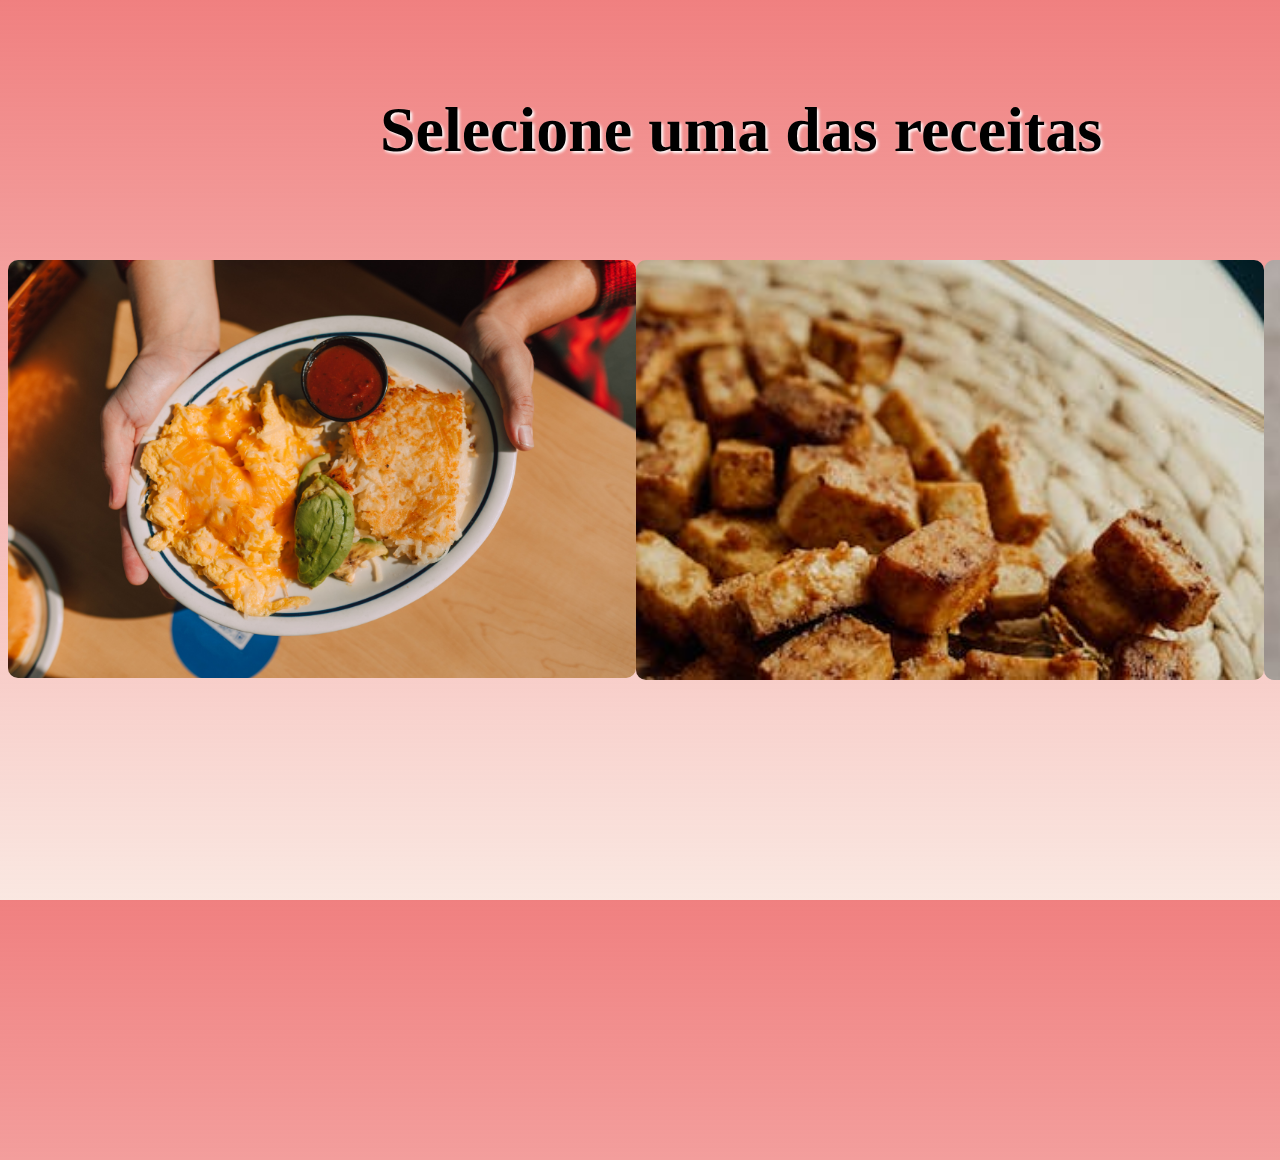
<file: index.html>
<!DOCTYPE html>
<html lang="pt-br">
<head>
    <meta charset="UTF-8">
    <meta name="viewport" content="width=device-width, initial-scale=1.0">
    <title>Receitas simples para sua dieta</title>
    <link rel="stylesheet" href="style.css">
</head>
<body>
    <header>
        <h1>Selecione uma das receitas</h1>
    </header>
    <main>
        <div class="Omelete">

            <abbr title="Omelete simples">
                <a href="Omelete Simples/receita-omelete.html">
                <img src="imagens-receitas/omelete.jpg" alt="receita-omelete">
            </abbr>
            </a>
        </div>
        <div class="frango">

            <abbr title="Frango grelhado">
                <a href="Frango/receita-frango.html">
                <img src="imagens-receitas/frango.jpg" alt="receita-frango">
            </a>
        </abbr>
    </div>

        <div class="mingau">

            <abbr title="Mingau de aveia">
                <a href="Mingau/receita-mingau.html">
                <img src="imagens-receitas/mingau-aveia.jpg" alt="receita-mingau">
            </a>
        </abbr>

    </div>

</main>
</body>
</html>
</file>
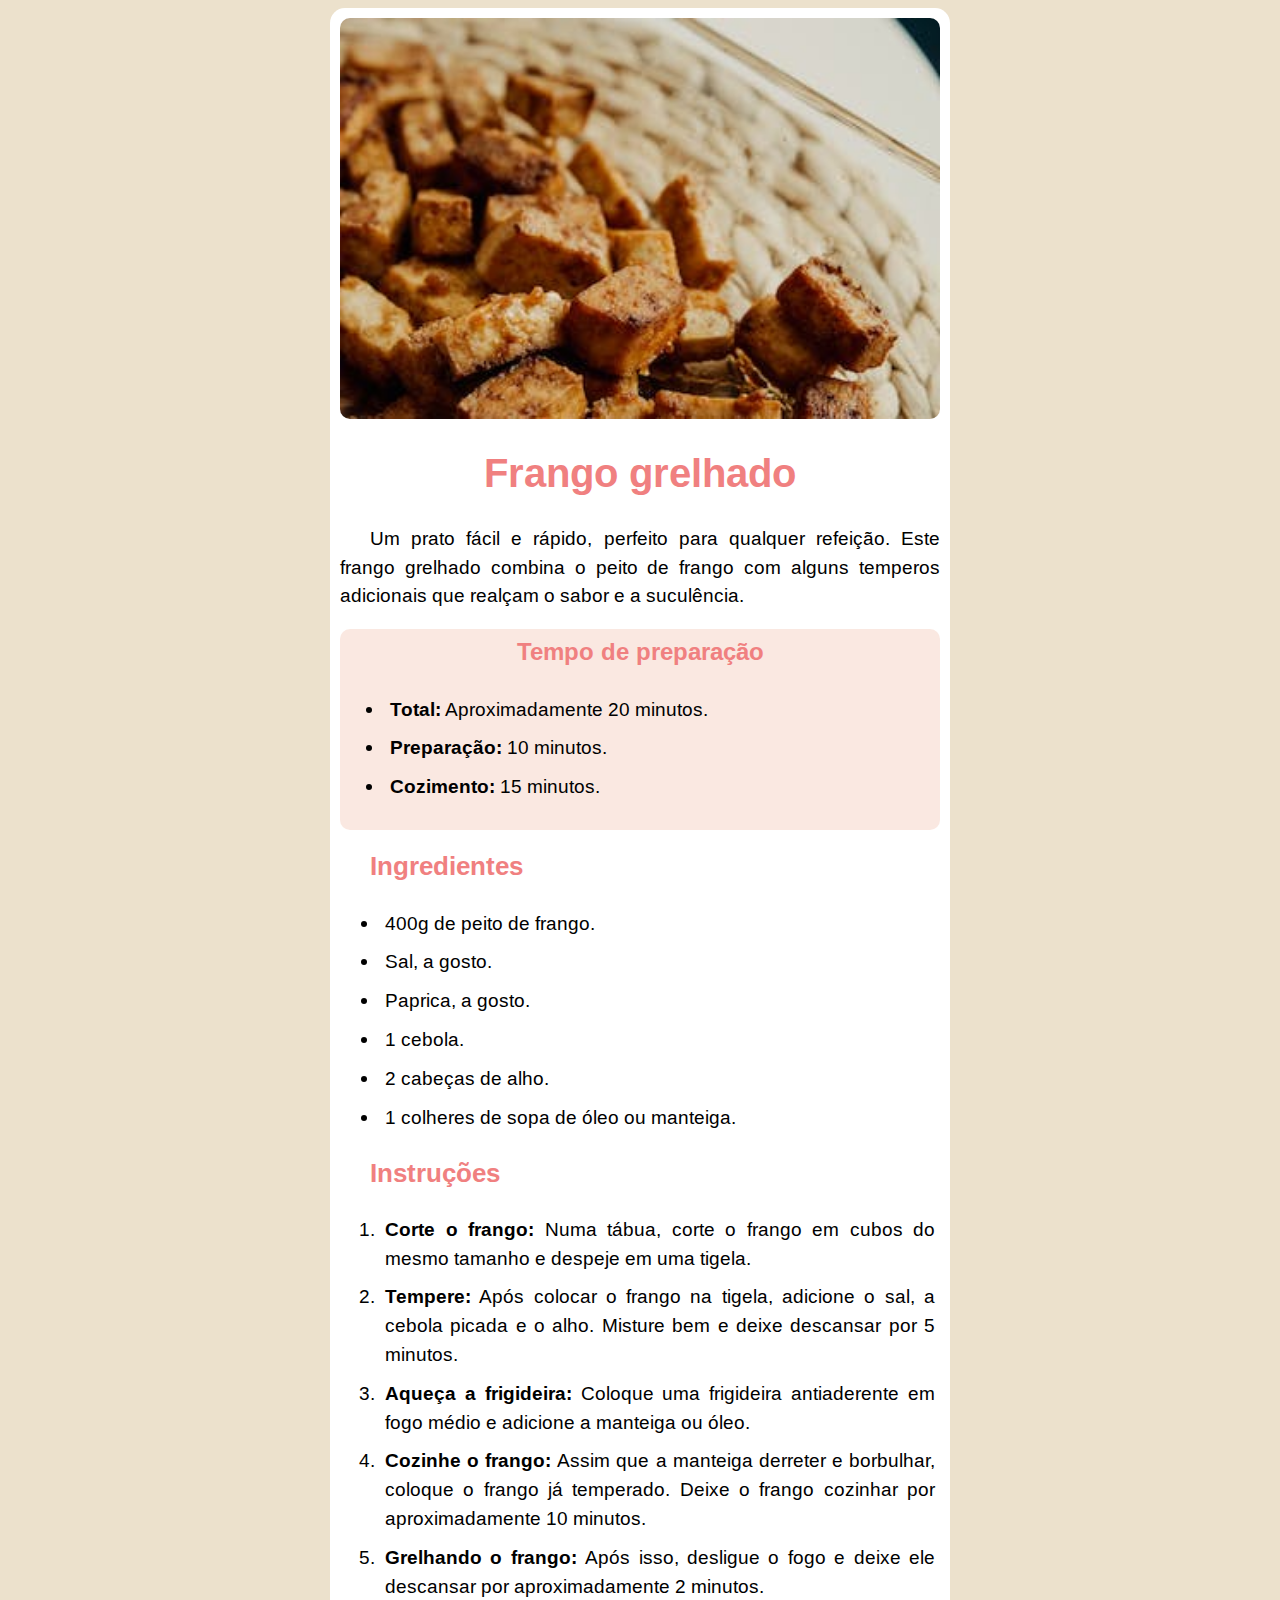
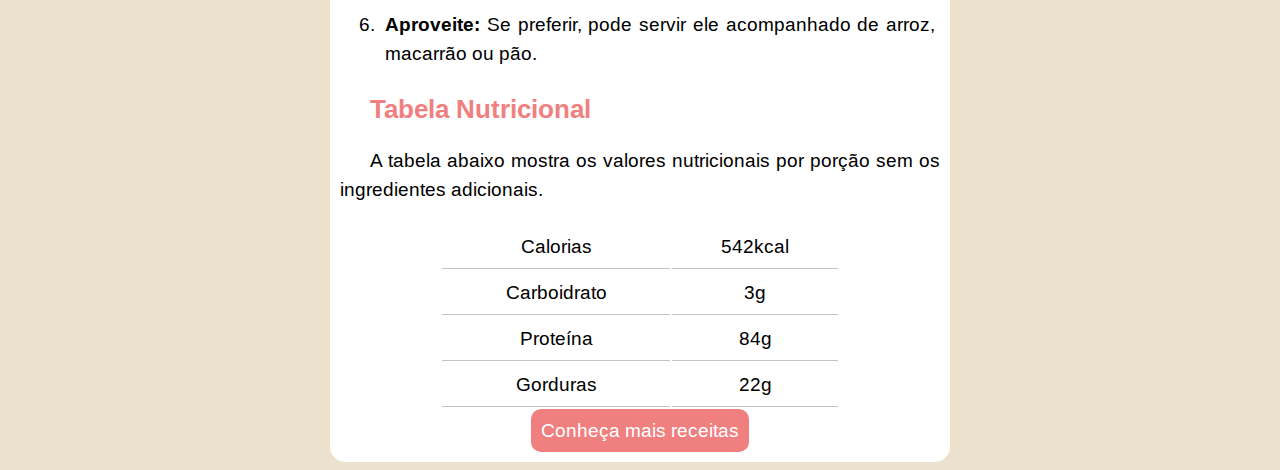
<file: Frango/receita-frango.html>
<!DOCTYPE html>
<html lang="pt-br">
<head>
    <meta charset="UTF-8">
    <meta name="viewport" content="width=device-width, initial-scale=1.0">
    <title>Frango Simples</title>
    <!--Fontes-->
    <link rel="preconnect" href="https://fonts.googleapis.com">
    <link rel="preconnect" href="https://fonts.gstatic.com" crossorigin>
    <link href="https://fonts.googleapis.com/css2?family=Arimo:wght@500&display=swap" rel="stylesheet">

    <!--arquivo de estilo-->
    <link rel="stylesheet" href="style.css">
</head>
<body>
    <div class="conteudo">
        <div>
            <img src="imagens/frango.jpg" alt="imagem-receita">
        </div>

    
        <h1>Frango grelhado</h1>

    <p>Um prato fácil e rápido, perfeito para qualquer refeição. Este frango grelhado combina o peito de frango com alguns temperos adicionais que realçam o sabor e a suculência. </p>
    

    <div class="tempo-preparo">
        <h3>Tempo de preparação</h3>
    <ul>
        <li><strong>Total:</strong> Aproximadamente 20 minutos.</li>
        <li><strong>Preparação:</strong> 10 minutos.</li>
        <li><strong>Cozimento:</strong> 15 minutos.</li>
    </ul>
    </div>

   
    
    <h2>Ingredientes</h2>
    <ul>
        <li> 400g de peito de frango.</li>
        <li>Sal, a gosto.</li>
        <li>Paprica, a gosto.</li>
        <li> 1 cebola.</li>
        <li>2 cabeças de alho.</li>
        <li>1 colheres de sopa de óleo ou manteiga.</li>
        
    </ul>
    <h2>Instruções</h2>

    <ol>
        <li><strong>Corte o frango: </strong>Numa tábua, corte o frango em cubos do mesmo tamanho e despeje em uma tigela.</li>
        <li><strong>Tempere:</strong> Após colocar o frango na tigela, adicione o sal, a cebola picada e o alho. Misture bem e deixe descansar por 5 minutos.</li>
        <li><strong>Aqueça a frigideira:</strong> Coloque uma frigideira antiaderente em fogo médio e adicione a manteiga ou óleo. </li>
        <li><strong>Cozinhe o frango: </strong>Assim que a manteiga derreter e borbulhar, coloque o frango já temperado. Deixe o frango cozinhar por aproximadamente 10 minutos. </li>
        <li><strong>Grelhando o frango: </strong>Após isso, desligue o fogo e deixe ele descansar por aproximadamente 2 minutos. </li>
        <li><strong>Aproveite: </strong>Se preferir, pode servir ele acompanhado de arroz, macarrão ou pão.</li>
    </ol>
    <h2>Tabela Nutricional</h2>
    <p>A tabela abaixo mostra os valores nutricionais por porção sem os ingredientes adicionais. </p>

    <table>
        <tr>
            <td>
                Calorias
            </td>
            <td>
                542kcal
            </td>
        </tr>
        <tr>
            <td>
                Carboidrato
            </td>
            <td>
                3g
            </td>
        </tr>
        <tr>
            <td>
                Proteína
            </td>
            <td>
                84g
            </td>
        </tr>
        <tr>
            <td>
                Gorduras
            </td>
            <td>
                22g
            </td>
        </tr>
    </table>
    <a href="../index.html"><button>Conheça mais receitas</button></a>
    

    </div>

</body>
</html>
</file>
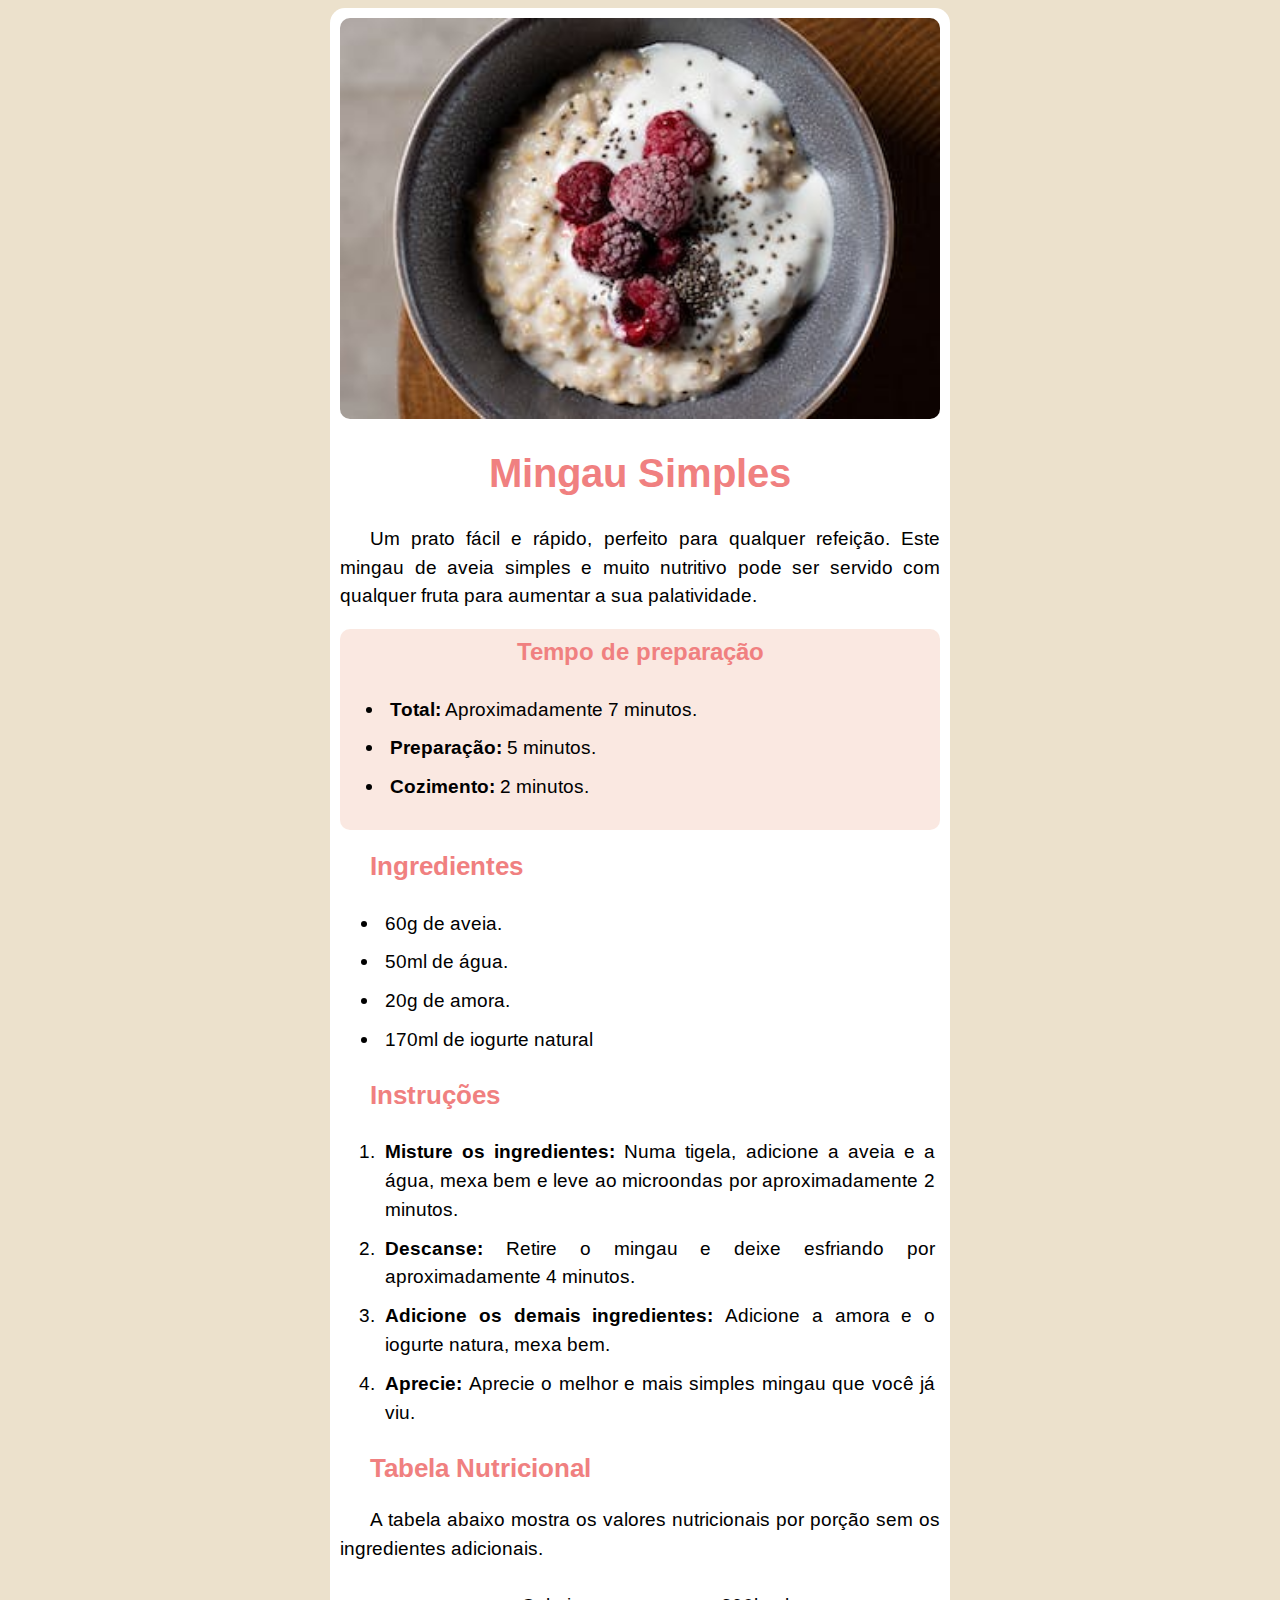
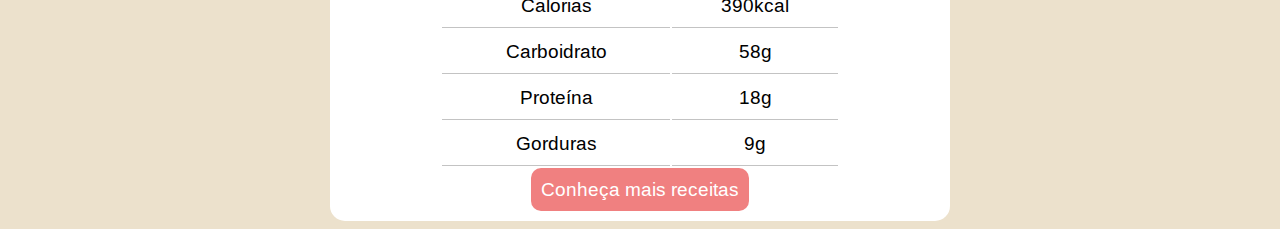
<file: Mingau/receita-mingau.html>
<!DOCTYPE html>
<html lang="pt-br">
<head>
    <meta charset="UTF-8">
    <meta name="viewport" content="width=device-width, initial-scale=1.0">
    <title>Mingau Simples</title>
    <!--Fontes-->
    <link rel="preconnect" href="https://fonts.googleapis.com">
    <link rel="preconnect" href="https://fonts.gstatic.com" crossorigin>
    <link href="https://fonts.googleapis.com/css2?family=Arimo:wght@500&display=swap" rel="stylesheet">

    <!--arquivo de estilo-->
    <link rel="stylesheet" href="style.css">
</head>
<body>
    <div class="conteudo">
        <div>
            <img src="imagens/mingau-aveia.jpg" alt="imagem-receita">
        </div>

    
        <h1>Mingau Simples</h1>

    <p>Um prato fácil e rápido, perfeito para qualquer refeição. Este mingau de aveia simples e muito nutritivo pode ser servido com qualquer fruta para aumentar a sua palatividade. </p>
    

    <div class="tempo-preparo">
        <h3>Tempo de preparação</h3>
    <ul>
        <li><strong>Total:</strong> Aproximadamente 7 minutos.</li>
        <li><strong>Preparação:</strong> 5 minutos.</li>
        <li><strong>Cozimento:</strong> 2 minutos.</li>
    </ul>
    </div>

   
    
    <h2>Ingredientes</h2>
    <ul>
        <li> 60g de aveia.</li>
        <li>50ml de água.</li>
        <li>20g de amora.</li>
        <li>170ml de iogurte natural</li>

    </ul>
    <h2>Instruções</h2>

    <ol>
        <li><strong>Misture os ingredientes: </strong>Numa tigela, adicione a aveia e a água, mexa bem e leve ao microondas por aproximadamente 2 minutos. </li>
        <li><strong>Descanse: </strong>Retire o mingau e deixe esfriando por aproximadamente 4 minutos.</li>
        <li><strong>Adicione os demais ingredientes: </strong>Adicione a amora e o iogurte natura, mexa bem.</li>
        <li><strong>Aprecie: </strong>Aprecie o melhor e mais simples mingau que você já viu.</li>
    </ol>
    <h2>Tabela Nutricional</h2>
    <p>A tabela abaixo mostra os valores nutricionais por porção sem os ingredientes adicionais. </p>

    <table>
        <tr>
            <td>
                Calorias
            </td>
            <td>
                390kcal
            </td>
        </tr>
        <tr>
            <td>
                Carboidrato
            </td>
            <td>
                58g
            </td>
        </tr>
        <tr>
            <td>
                Proteína
            </td>
            <td>
                18g
            </td>
        </tr>
        <tr>
            <td>
                Gorduras
            </td>
            <td>
                9g
            </td>
        </tr>
    </table>
    <a href="../index.html"><button>Conheça mais receitas</button></a>
    

    </div>

</body>
</html>
</file>
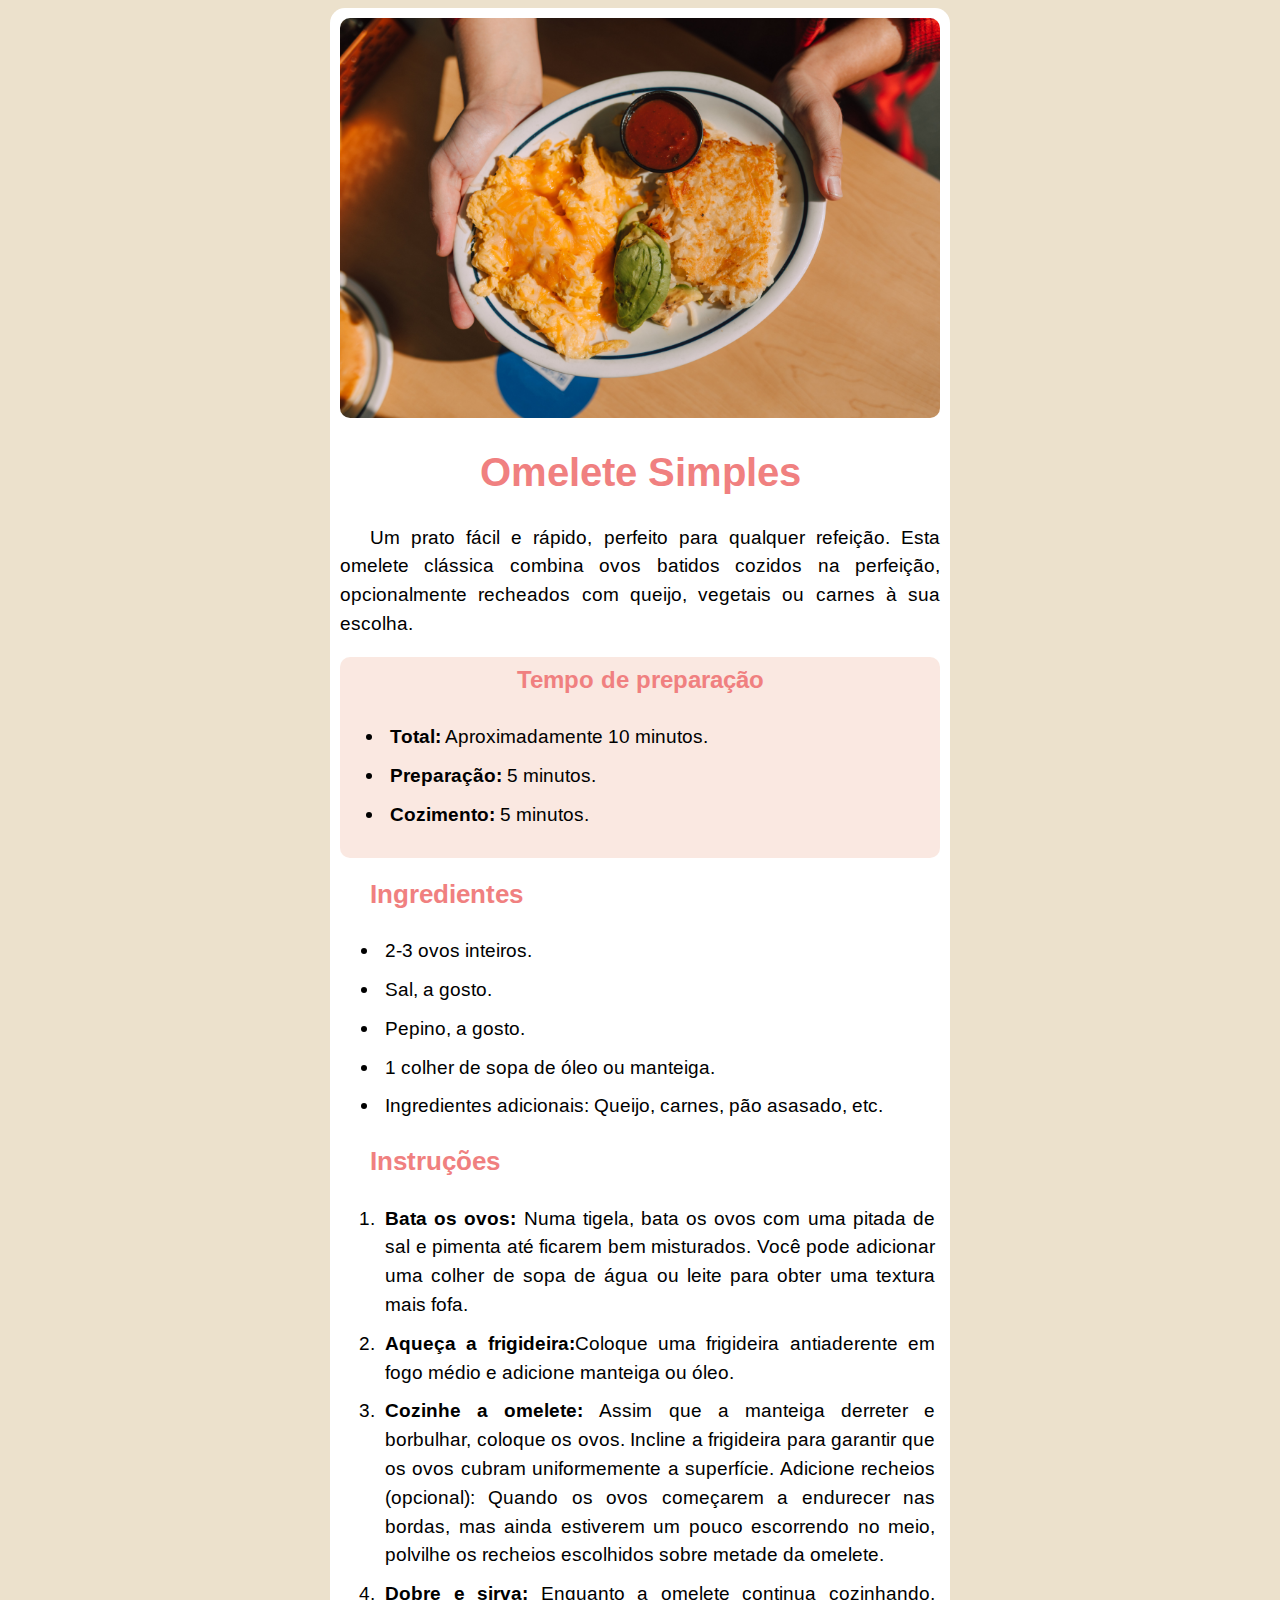
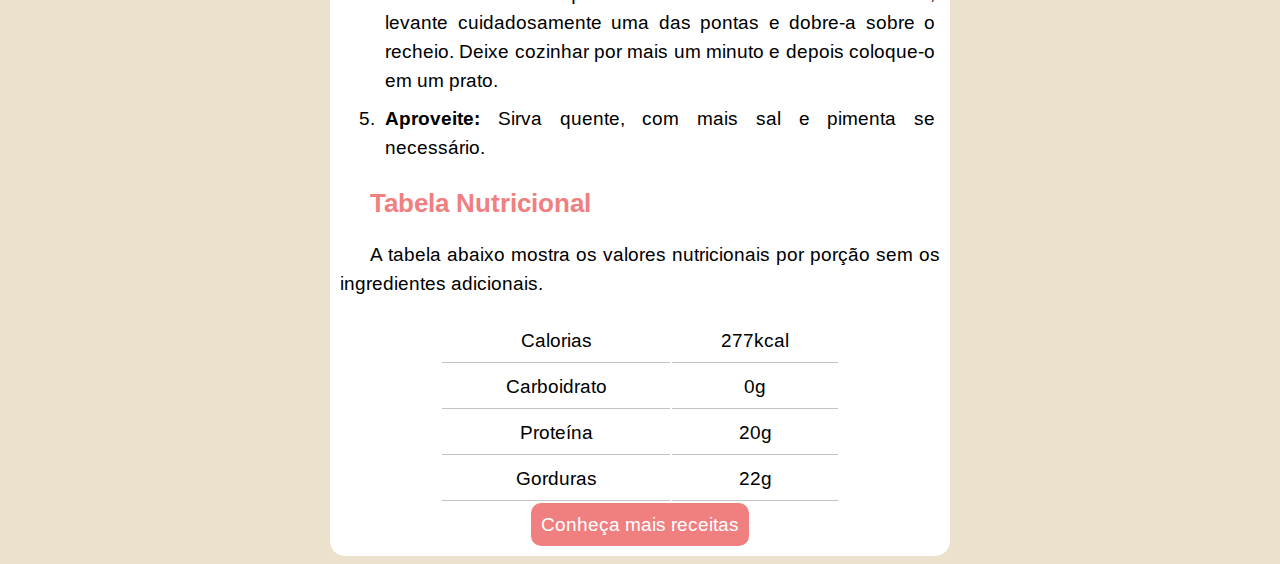
<file: Omelete Simples/receita-omelete.html>
<!DOCTYPE html>
<html lang="pt-br">
<head>
    <meta charset="UTF-8">
    <meta name="viewport" content="width=device-width, initial-scale=1.0">
    <title>Omelete simples</title>
    <!--Fontes-->
    <link rel="preconnect" href="https://fonts.googleapis.com">
    <link rel="preconnect" href="https://fonts.gstatic.com" crossorigin>
    <link href="https://fonts.googleapis.com/css2?family=Arimo:wght@500&display=swap" rel="stylesheet">

    <!--arquivo de estilo-->
    <link rel="stylesheet" href="style.css">
</head>
<body>
    <div class="conteudo">
        <div>
            <img src="imagens/pexels-rdne-stock-project-6529924.jpg" alt="imagem-receita">
        </div>

    
        <h1>Omelete Simples</h1>

    <p>Um prato fácil e rápido, perfeito para qualquer refeição. Esta omelete clássica combina ovos batidos cozidos na perfeição, opcionalmente recheados com queijo, vegetais ou carnes à sua escolha. </p>
    

    <div class="tempo-preparo">
        <h3>Tempo de preparação</h3>
    <ul>
        <li><strong>Total:</strong> Aproximadamente 10 minutos.</li>
        <li><strong>Preparação:</strong> 5 minutos.</li>
        <li><strong>Cozimento:</strong> 5 minutos.</li>
    </ul>
    </div>

   
    
    <h2>Ingredientes</h2>
    <ul>
        <li> 2-3 ovos inteiros.</li>
        <li>Sal, a gosto.</li>
        <li>Pepino, a gosto.</li>
        <li>1 colher de sopa de óleo ou manteiga.</li>
        <li>Ingredientes adicionais: Queijo, carnes, pão asasado, etc.</li>
    </ul>
    <h2>Instruções</h2>

    <ol>
        <li><strong>Bata os ovos: </strong>Numa tigela, bata os ovos com uma pitada de sal e pimenta até ficarem bem misturados. Você pode adicionar uma colher de sopa de água ou leite para obter uma textura mais fofa. </li>
        <li><strong>Aqueça a frigideira:</strong>Coloque uma frigideira antiaderente em fogo médio e adicione manteiga ou óleo. </li>
        <li><strong>Cozinhe a omelete: </strong>Assim que a manteiga derreter e borbulhar, coloque os ovos. Incline a frigideira para garantir que os ovos cubram uniformemente a superfície. Adicione recheios (opcional): Quando os ovos começarem a endurecer nas bordas, mas ainda estiverem um pouco escorrendo no meio, polvilhe os recheios escolhidos sobre metade da omelete. </li>
        <li><strong>Dobre e sirva: </strong>Enquanto a omelete continua cozinhando, levante cuidadosamente uma das pontas e dobre-a sobre o recheio. Deixe cozinhar por mais um minuto e depois coloque-o em um prato.</li>
        <li><strong>Aproveite: </strong>Sirva quente, com mais sal e pimenta se necessário.</li>
    </ol>
    <h2>Tabela Nutricional</h2>
    <p>A tabela abaixo mostra os valores nutricionais por porção sem os ingredientes adicionais. </p>

    <table>
        <tr>
            <td>
                Calorias
            </td>
            <td>
                277kcal
            </td>
        </tr>
        <tr>
            <td>
                Carboidrato
            </td>
            <td>
                0g
            </td>
        </tr>
        <tr>
            <td>
                Proteína
            </td>
            <td>
                20g
            </td>
        </tr>
        <tr>
            <td>
                Gorduras
            </td>
            <td>
                22g
            </td>
        </tr>
    </table>
    <a href="../index.html"><button>Conheça mais receitas</button></a>
    

    </div>

</body>
</html>
</file>
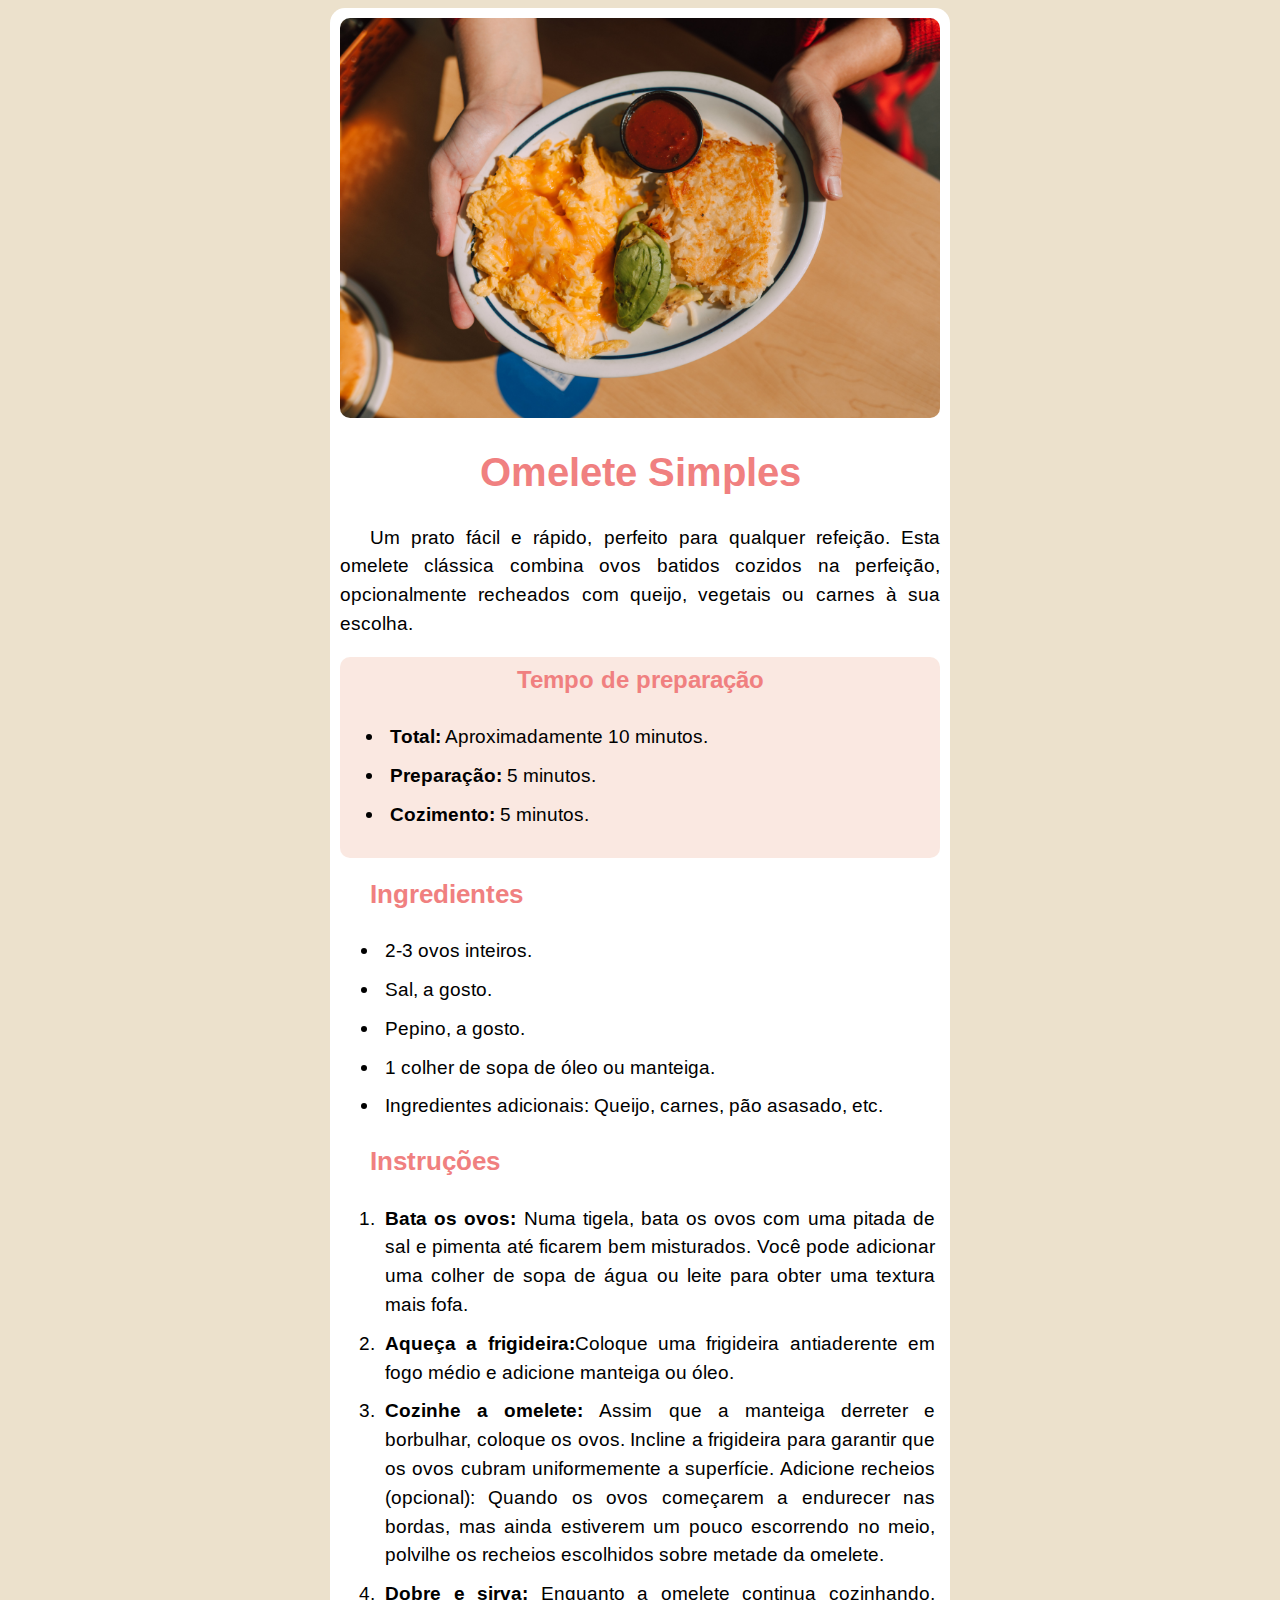
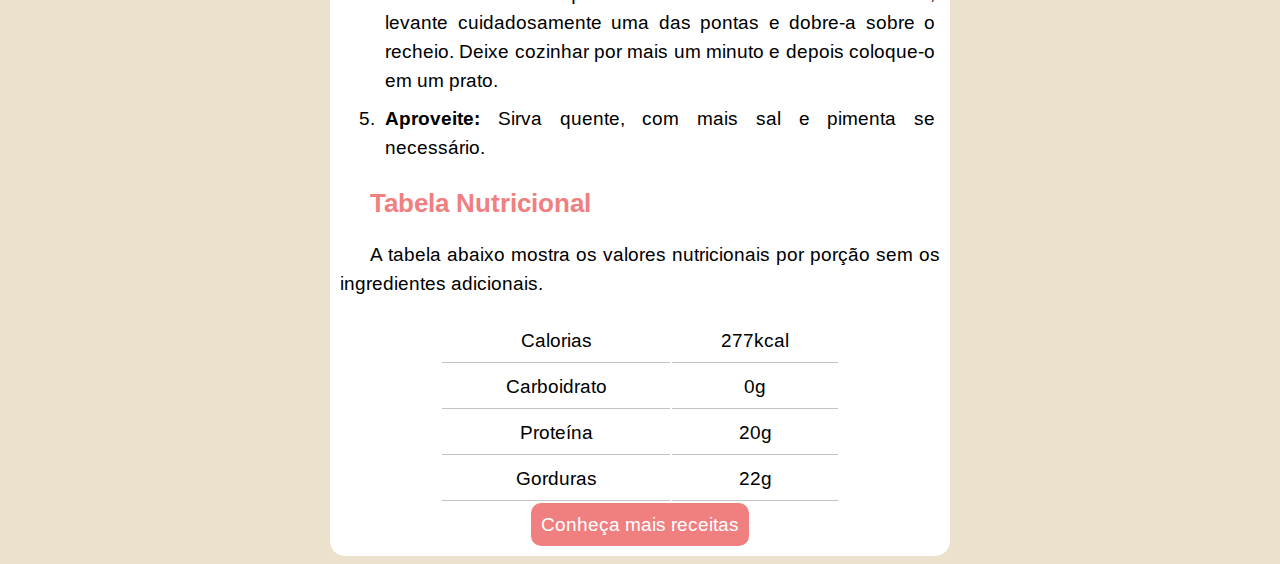
<file: Omelete Simples/receita.html>
<!DOCTYPE html>
<html lang="pt-br">
<head>
    <meta charset="UTF-8">
    <meta name="viewport" content="width=device-width, initial-scale=1.0">
    <title>Omelete simples</title>
    <!--Fontes-->
    <link rel="preconnect" href="https://fonts.googleapis.com">
    <link rel="preconnect" href="https://fonts.gstatic.com" crossorigin>
    <link href="https://fonts.googleapis.com/css2?family=Arimo:wght@500&display=swap" rel="stylesheet">

    <!--arquivo de estilo-->
    <link rel="stylesheet" href="style.css">
</head>
<body>
    <div class="conteudo">
        <div>
            <img src="imagens/pexels-rdne-stock-project-6529924.jpg" alt="imagem-receita">
        </div>

    
        <h1>Omelete Simples</h1>

    <p>Um prato fácil e rápido, perfeito para qualquer refeição. Esta omelete clássica combina ovos batidos cozidos na perfeição, opcionalmente recheados com queijo, vegetais ou carnes à sua escolha. </p>
    

    <div class="tempo-preparo">
        <h3>Tempo de preparação</h3>
    <ul>
        <li><strong>Total:</strong> Aproximadamente 10 minutos.</li>
        <li><strong>Preparação:</strong> 5 minutos.</li>
        <li><strong>Cozimento:</strong> 5 minutos.</li>
    </ul>
    </div>

   
    
    <h2>Ingredientes</h2>
    <ul>
        <li> 2-3 ovos inteiros.</li>
        <li>Sal, a gosto.</li>
        <li>Pepino, a gosto.</li>
        <li>1 colher de sopa de óleo ou manteiga.</li>
        <li>Ingredientes adicionais: Queijo, carnes, pão asasado, etc.</li>
    </ul>
    <h2>Instruções</h2>

    <ol>
        <li><strong>Bata os ovos: </strong>Numa tigela, bata os ovos com uma pitada de sal e pimenta até ficarem bem misturados. Você pode adicionar uma colher de sopa de água ou leite para obter uma textura mais fofa. </li>
        <li><strong>Aqueça a frigideira:</strong>Coloque uma frigideira antiaderente em fogo médio e adicione manteiga ou óleo. </li>
        <li><strong>Cozinhe a omelete: </strong>Assim que a manteiga derreter e borbulhar, coloque os ovos. Incline a frigideira para garantir que os ovos cubram uniformemente a superfície. Adicione recheios (opcional): Quando os ovos começarem a endurecer nas bordas, mas ainda estiverem um pouco escorrendo no meio, polvilhe os recheios escolhidos sobre metade da omelete. </li>
        <li><strong>Dobre e sirva: </strong>Enquanto a omelete continua cozinhando, levante cuidadosamente uma das pontas e dobre-a sobre o recheio. Deixe cozinhar por mais um minuto e depois coloque-o em um prato.</li>
        <li><strong>Aproveite: </strong>Sirva quente, com mais sal e pimenta se necessário.</li>
    </ol>
    <h2>Tabela Nutricional</h2>
    <p>A tabela abaixo mostra os valores nutricionais por porção sem os ingredientes adicionais. </p>

    <table>
        <tr>
            <td>
                Calorias
            </td>
            <td>
                277kcal
            </td>
        </tr>
        <tr>
            <td>
                Carboidrato
            </td>
            <td>
                0g
            </td>
        </tr>
        <tr>
            <td>
                Proteína
            </td>
            <td>
                20g
            </td>
        </tr>
        <tr>
            <td>
                Gorduras
            </td>
            <td>
                22g
            </td>
        </tr>
    </table>
    <a href="../index.html"><button>Conheça mais receitas</button></a>
    

    </div>


</body>
</html>
</file>
<file: style.css>
:root{
    --cor0:rgba(233, 150, 122, 0.225);
    --cor1:lightcoral;
}

*{
    height: 100%;
}
body{
    background-image: linear-gradient(to top, var(--cor0), var(--cor1));
    
}


img{
    width: 628px;
    height: auto;
    border-radius: 10px;
    margin: 0px;
    padding: 0px;
    
}
img:hover{
    width: 700px;
    margin: -25px;
    height: auto;
}
h1{
    text-align: center;
    padding: 50px;
    text-shadow: 2px 2px 3px white;
}

header{
    margin: auto;
    color: black;
    font-size: 2em;
    width: 1466px;
    height: auto;

    
}
main{
    display: flex;  
    align-items: justify;
    justify-content:space-around;
}
</file>
<file: Frango/style.css>
*{
    font-family: 'Arimo', sans-serif;

}
body{
    background-color: rgb(236, 225, 204);
}
.conteudo{
    background-color: white;
    width: 600px;
    height: auto;
    margin: auto;
    border-radius: 15px;
    padding: 10px;
}
img{
    width: 600px;
    height: auto;
    border-radius: 10px;

}

h1{
    text-align: center;
    font-size: 2.5em;
    color: lightcoral;
}

p{
    text-align: justify;
    text-indent: 30px;
    line-height: 1.5em;
    font-size: 1.2em;
}

h3{
    font-size: 1.5em;
    color: lightcoral;
    text-align: center;
    margin: -2px;
    padding: 5px;
}
.tempo-preparo{
    background-color: rgba(233, 150, 122, 0.225);
    padding: 5px;
    border-radius: 10px;

}

h2{
    font-size: 1.6em;
    text-indent: 30px;
    color:lightcoral;
}

ul{
    line-height: 1.5em;
    font-size: 1.2em;
}

ol{
    line-height: 1.5em;
    font-size: 1.2em;
    text-align: justify;
    
}

li{
    padding: 5px;
}

button{
    display: block;
    margin: auto;
    padding: 10px;
    
    background-color: lightcoral;
    color: white;
    border: none;
    font-size: 1.2em;
    border-radius: 10px;
    
    
}

a{
    text-decoration: none;
}

button:hover{
    background-color:  lightcoral;
    color:black;
    
}



td{
    border-bottom: 1px solid rgba(0, 0, 0, 0.234);
    text-align: center;
    padding: 10px;
    font-size: 1.2em;
       
}

table{
    margin: auto;
    width: 400px;
    height: auto;
}
</file>
<file: Mingau/style.css>
*{
    font-family: 'Arimo', sans-serif;

}
body{
    background-color: rgb(236, 225, 204);
}
.conteudo{
    background-color: white;
    width: 600px;
    height: auto;
    margin: auto;
    border-radius: 15px;
    padding: 10px;
}
img{
    width: 600px;
    height: auto;
    border-radius: 10px;

}

h1{
    text-align: center;
    font-size: 2.5em;
    color: lightcoral;
}

p{
    text-align: justify;
    text-indent: 30px;
    line-height: 1.5em;
    font-size: 1.2em;
}

h3{
    font-size: 1.5em;
    color: lightcoral;
    text-align: center;
    margin: -2px;
    padding: 5px;
}
.tempo-preparo{
    background-color: rgba(233, 150, 122, 0.225);
    padding: 5px;
    border-radius: 10px;

}

h2{
    font-size: 1.6em;
    text-indent: 30px;
    color:lightcoral;
}

ul{
    line-height: 1.5em;
    font-size: 1.2em;
}

ol{
    line-height: 1.5em;
    font-size: 1.2em;
    text-align: justify;
    
}

li{
    padding: 5px;
}

button{
    display: block;
    margin: auto;
    padding: 10px;
    
    background-color: lightcoral;
    color: white;
    border: none;
    font-size: 1.2em;
    border-radius: 10px;
    
    
}

a{
    text-decoration: none;
}

button:hover{
    background-color:  lightcoral;
    color:black;
    
}



td{
    border-bottom: 1px solid rgba(0, 0, 0, 0.234);
    text-align: center;
    padding: 10px;
    font-size: 1.2em;
       
}

table{
    margin: auto;
    width: 400px;
    height: auto;
}
</file>
<file: Omelete Simples/style.css>
*{
    font-family: 'Arimo', sans-serif;

}
body{
    background-color: rgb(236, 225, 204);
}
.conteudo{
    background-color: white;
    width: 600px;
    height: auto;
    margin: auto;
    border-radius: 15px;
    padding: 10px;
}
img{
    width: 600px;
    height: auto;
    border-radius: 10px;

}

h1{
    text-align: center;
    font-size: 2.5em;
    color: lightcoral;
}

p{
    text-align: justify;
    text-indent: 30px;
    line-height: 1.5em;
    font-size: 1.2em;
}

h3{
    font-size: 1.5em;
    color: lightcoral;
    text-align: center;
    margin: -2px;
    padding: 5px;
}
.tempo-preparo{
    background-color: rgba(233, 150, 122, 0.225);
    padding: 5px;
    border-radius: 10px;

}

h2{
    font-size: 1.6em;
    text-indent: 30px;
    color:lightcoral;
}

ul{
    line-height: 1.5em;
    font-size: 1.2em;
}

ol{
    line-height: 1.5em;
    font-size: 1.2em;
    text-align: justify;
    
}

li{
    padding: 5px;
}

button{
    display: block;
    margin: auto;
    padding: 10px;
    
    background-color: lightcoral;
    color: white;
    border: none;
    font-size: 1.2em;
    border-radius: 10px;
    
    
}

a{
    text-decoration: none;
}

button:hover{
    background-color:  lightcoral;
    color:black;
    
}



td{
    border-bottom: 1px solid rgba(0, 0, 0, 0.234);
    text-align: center;
    padding: 10px;
    font-size: 1.2em;
       
}

table{
    margin: auto;
    width: 400px;
    height: auto;
}
</file>
